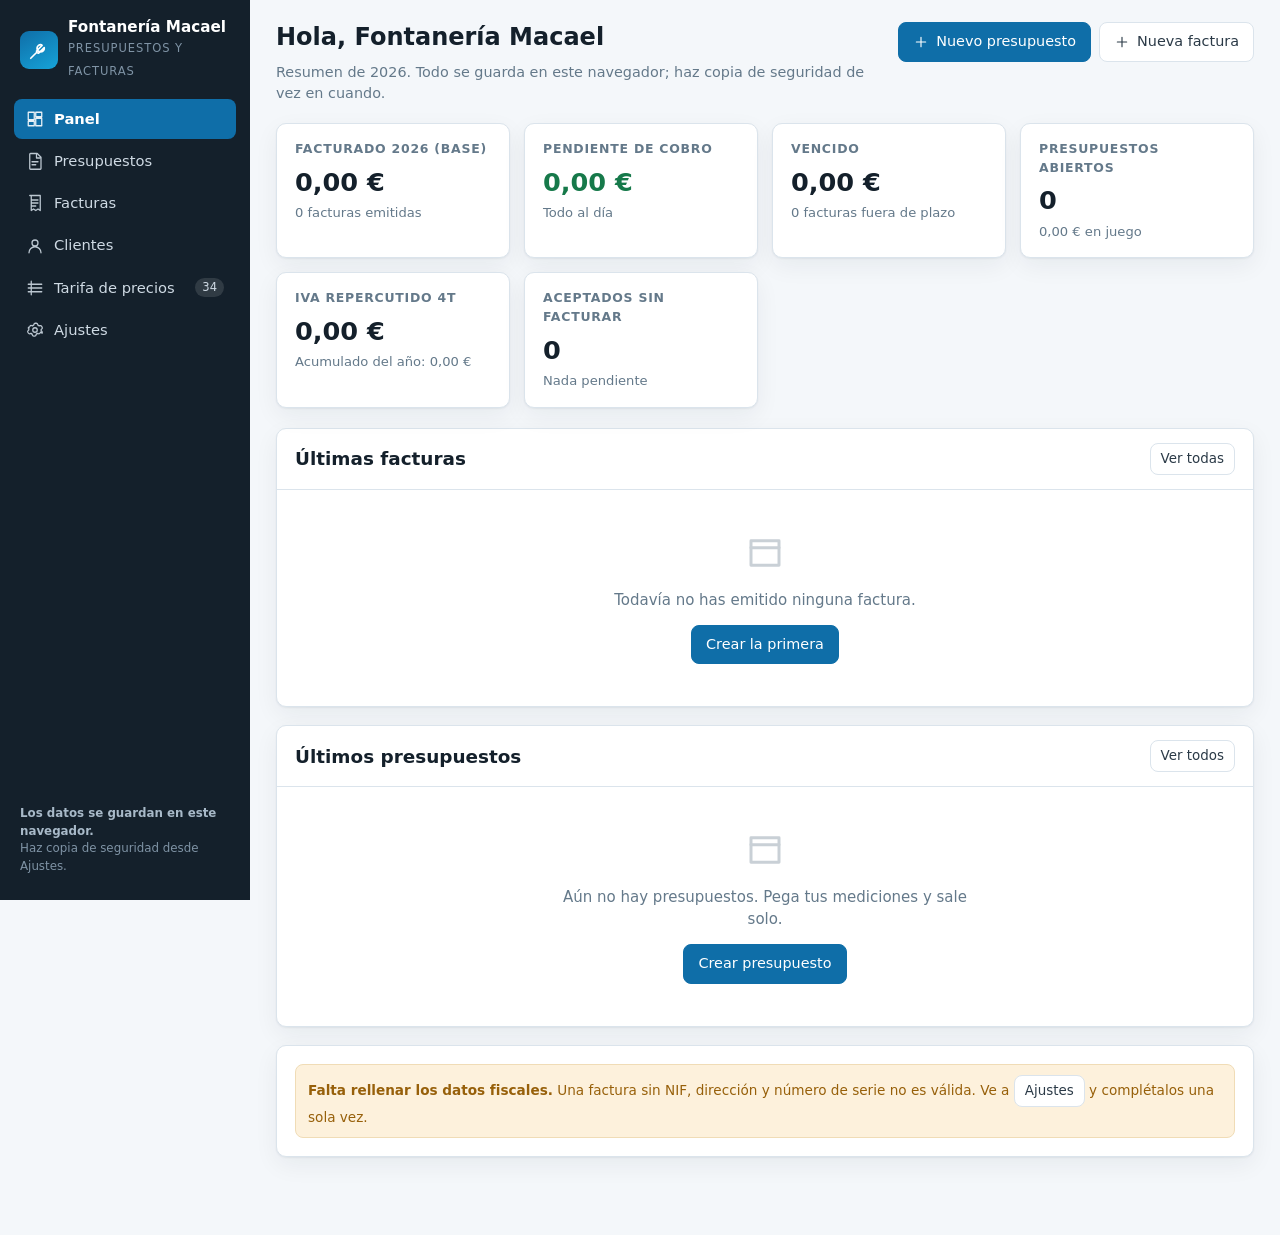
<file: fontaneria/index.html>
<!DOCTYPE html>
<html lang="es">
<head>
<meta charset="utf-8">
<meta name="viewport" content="width=device-width, initial-scale=1, viewport-fit=cover">
<title>Fontanería Macael · Presupuestos y facturas</title>
<meta name="description" content="Aplicación interna de Fontanería Macael para organizar facturas y crear presupuestos a partir de mediciones.">
<meta name="robots" content="noindex, nofollow">
<meta name="theme-color" content="#14202b">
<link rel="icon" href="data:image/svg+xml,%3Csvg xmlns='http://www.w3.org/2000/svg' viewBox='0 0 32 32'%3E%3Crect width='32' height='32' rx='7' fill='%230f6ea8'/%3E%3Cpath d='M20 8.5a4.6 4.6 0 1 0 3.4 3.4l-7 7-2.2-.5-.5-2.2 7-7ZM13.7 18.8 7 25.5' fill='none' stroke='white' stroke-width='2.2' stroke-linecap='round' stroke-linejoin='round'/%3E%3C/svg%3E">
<link rel="stylesheet" href="assets/css/app.css">
</head>
<body>

<div class="movil-menu no-imprimir">
  <button type="button" data-accion="menu" aria-label="Abrir menú">
    <svg viewBox="0 0 24 24" fill="none" stroke="currentColor" stroke-width="1.8" stroke-linecap="round"><path d="M4 7h16M4 12h16M4 17h16"/></svg>
  </button>
  <strong>Fontanería Macael</strong>
</div>

<div class="app">
  <aside class="lateral no-imprimir">
    <div class="marca">
      <div class="marca__icono">
        <svg viewBox="0 0 24 24" fill="none" stroke="currentColor" stroke-width="1.8" stroke-linecap="round" stroke-linejoin="round" aria-hidden="true">
          <path d="M14.7 6.3a4 4 0 1 0 3 3l-6.1 6.1-1.9-.4-.4-1.9 6.1-6.1ZM9.3 14.7 3 21"/>
        </svg>
      </div>
      <div class="marca__txt">
        <strong>Fontanería Macael</strong>
        <span>Presupuestos y facturas</span>
      </div>
    </div>

    <nav class="menu" id="menu" aria-label="Secciones"></nav>

    <div class="lateral__pie">
      <strong>Los datos se guardan en este navegador.</strong>
      Haz copia de seguridad desde Ajustes.
    </div>
  </aside>

  <main class="principal" id="vista"></main>
</div>

<div class="brindis" id="brindis" role="status" aria-live="polite"></div>

<noscript>
  <p style="padding:24px">Esta aplicación necesita JavaScript activado para funcionar.</p>
</noscript>

<script src="assets/js/store.js"></script>
<script src="assets/js/app.js"></script>
</body>
</html>
</file>
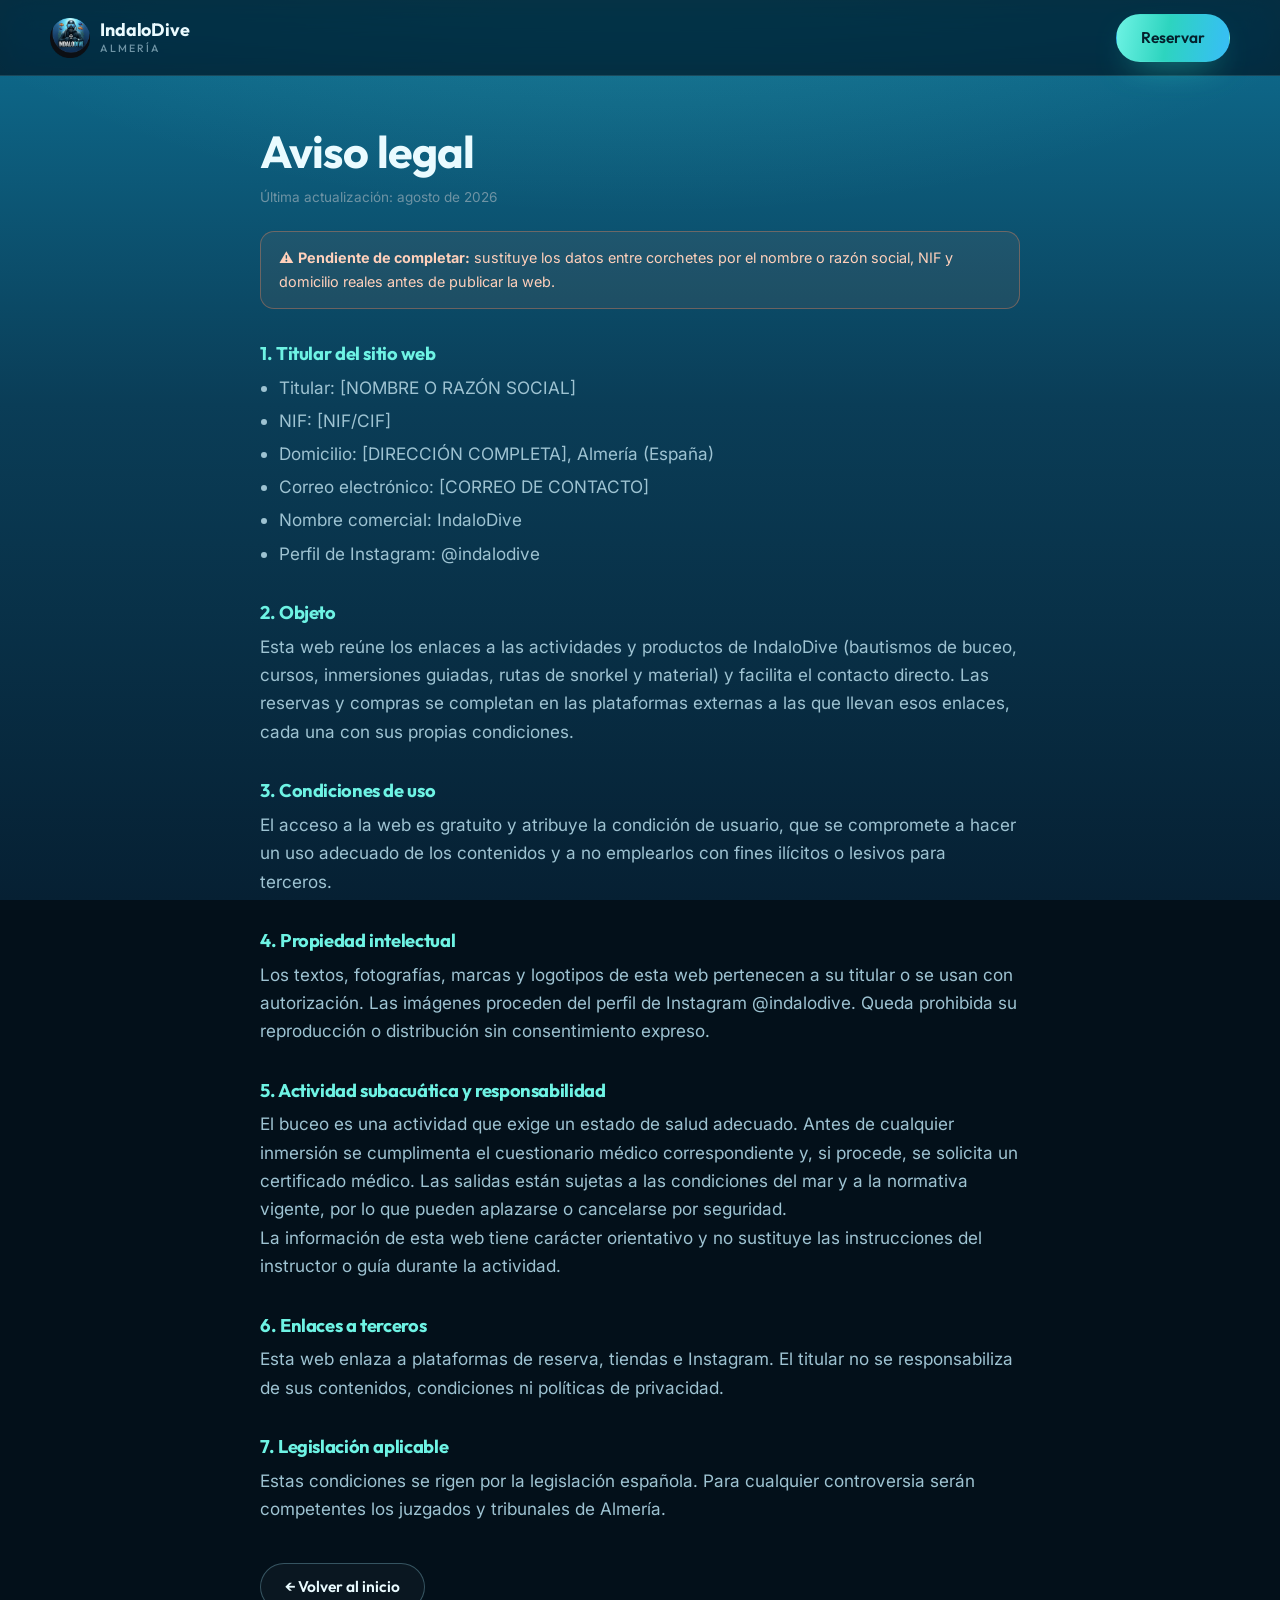
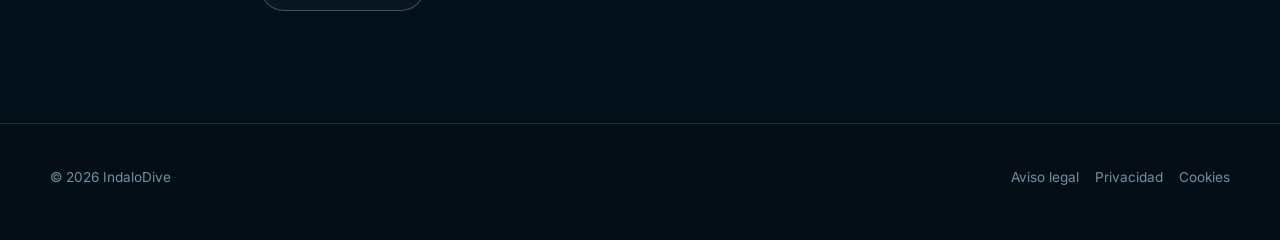
<file: aviso-legal.html>
<!DOCTYPE html>
<html lang="es">
<head>
<meta charset="utf-8">
<meta name="viewport" content="width=device-width, initial-scale=1">
<title>Aviso legal | IndaloDive</title>
<meta name="description" content="Aviso legal de IndaloDive, buceo en Almería.">
<meta name="robots" content="noindex, follow">
<link rel="icon" href="assets/img/favicon.png">
<link rel="preconnect" href="https://fonts.googleapis.com">
<link rel="preconnect" href="https://fonts.gstatic.com" crossorigin>
<link href="https://fonts.googleapis.com/css2?family=Outfit:wght@400;500;600;700&family=Inter:wght@300;400;500;600&display=swap" rel="stylesheet">
<link rel="stylesheet" href="assets/css/style.css">
</head>
<body>
<div class="agua" aria-hidden="true"></div>
<header class="header is-fija">
  <div class="container header__inner">
    <a class="brand" href="index.html">
      <img src="assets/img/logo.png" alt="" width="40" height="40">
      <span class="brand__texto">IndaloDive<em>Almería</em></span>
    </a>
    <nav class="nav"><a class="btn btn--primario" href="index.html#contacto">Reservar</a></nav>
  </div>
</header>
<main class="legal">
  <div class="container container--estrecho">
    <h1>Aviso legal</h1>
    <p class="actualizado">Última actualización: agosto de 2026</p>
    <p class="pendiente">⚠️ <b>Pendiente de completar:</b> sustituye los datos entre corchetes por el nombre o razón social, NIF y domicilio reales antes de publicar la web.</p>

    <h2>1. Titular del sitio web</h2>
    <ul>
      <li>Titular: [NOMBRE O RAZÓN SOCIAL]</li>
      <li>NIF: [NIF/CIF]</li>
      <li>Domicilio: [DIRECCIÓN COMPLETA], Almería (España)</li>
      <li>Correo electrónico: [CORREO DE CONTACTO]</li>
      <li>Nombre comercial: IndaloDive</li>
      <li>Perfil de Instagram: <a href="https://www.instagram.com/indalodive/" target="_blank" rel="noopener">@indalodive</a></li>
    </ul>

    <h2>2. Objeto</h2>
    <p>Esta web reúne los enlaces a las actividades y productos de IndaloDive (bautismos de buceo, cursos, inmersiones guiadas, rutas de snorkel y material) y facilita el contacto directo. Las reservas y compras se completan en las plataformas externas a las que llevan esos enlaces, cada una con sus propias condiciones.</p>

    <h2>3. Condiciones de uso</h2>
    <p>El acceso a la web es gratuito y atribuye la condición de usuario, que se compromete a hacer un uso adecuado de los contenidos y a no emplearlos con fines ilícitos o lesivos para terceros.</p>

    <h2>4. Propiedad intelectual</h2>
    <p>Los textos, fotografías, marcas y logotipos de esta web pertenecen a su titular o se usan con autorización. Las imágenes proceden del perfil de Instagram @indalodive. Queda prohibida su reproducción o distribución sin consentimiento expreso.</p>

    <h2>5. Actividad subacuática y responsabilidad</h2>
    <p>El buceo es una actividad que exige un estado de salud adecuado. Antes de cualquier inmersión se cumplimenta el cuestionario médico correspondiente y, si procede, se solicita un certificado médico. Las salidas están sujetas a las condiciones del mar y a la normativa vigente, por lo que pueden aplazarse o cancelarse por seguridad.</p>
    <p>La información de esta web tiene carácter orientativo y no sustituye las instrucciones del instructor o guía durante la actividad.</p>

    <h2>6. Enlaces a terceros</h2>
    <p>Esta web enlaza a plataformas de reserva, tiendas e Instagram. El titular no se responsabiliza de sus contenidos, condiciones ni políticas de privacidad.</p>

    <h2>7. Legislación aplicable</h2>
    <p>Estas condiciones se rigen por la legislación española. Para cualquier controversia serán competentes los juzgados y tribunales de Almería.</p>
    <a class="volver btn btn--fantasma" href="index.html">← Volver al inicio</a>
  </div>
</main>
<footer class="footer"><div class="container footer__inner">
  <p style="color:var(--tenue);font-size:.85rem">© 2026 IndaloDive</p>
  <div class="footer__legal"><a href="aviso-legal.html">Aviso legal</a> <a href="privacidad.html">Privacidad</a> <a href="cookies.html">Cookies</a></div>
</div></footer>
</body>
</html>
</file>
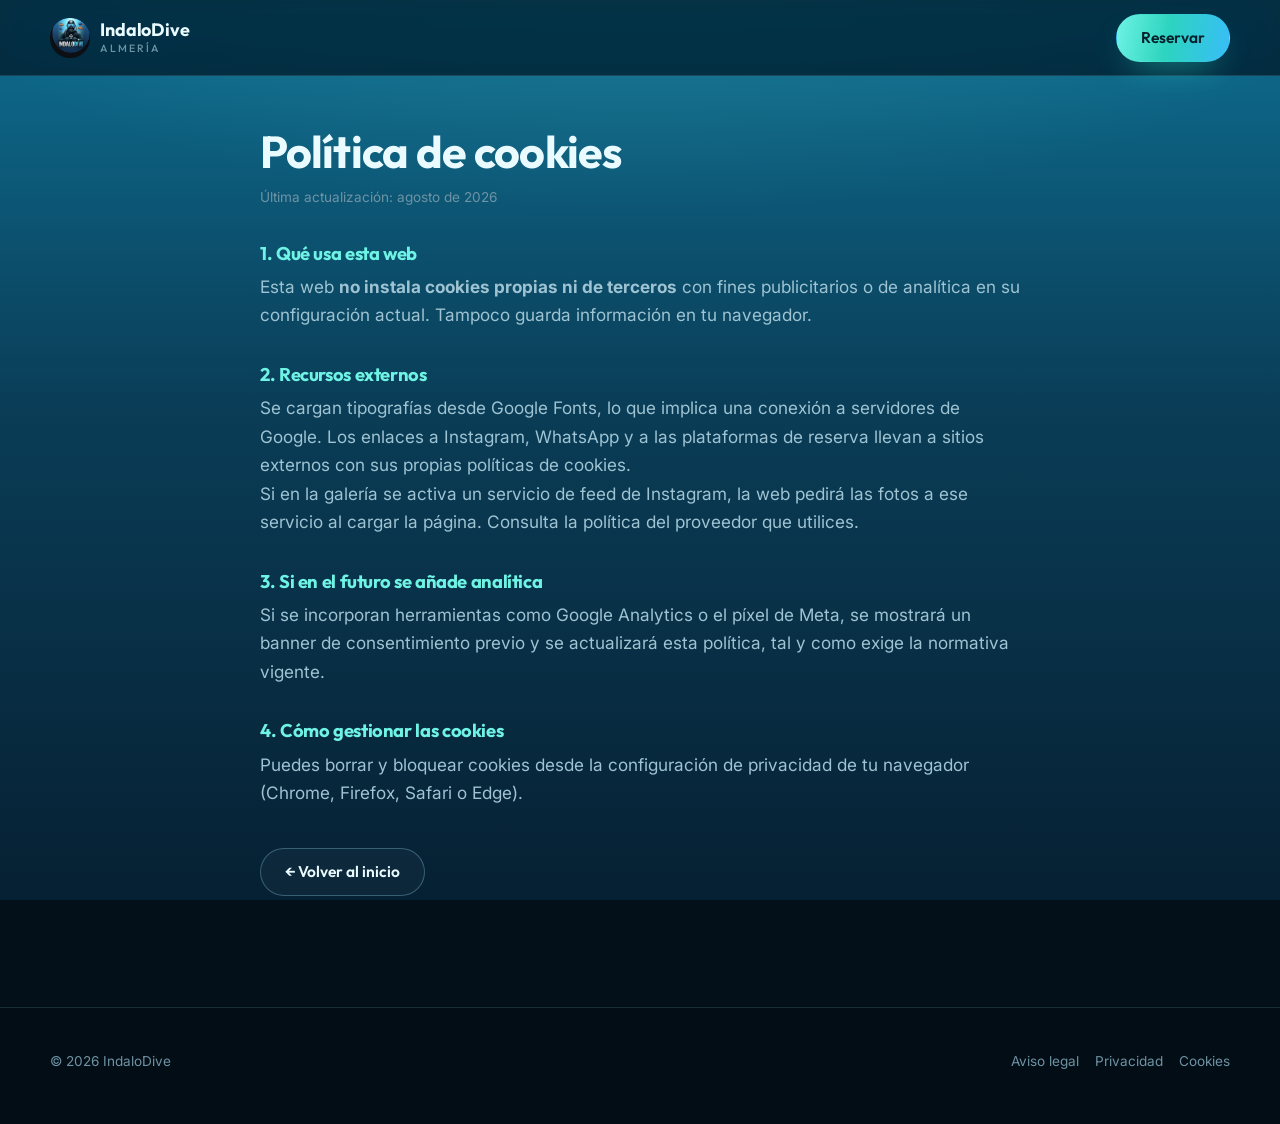
<file: cookies.html>
<!DOCTYPE html>
<html lang="es">
<head>
<meta charset="utf-8">
<meta name="viewport" content="width=device-width, initial-scale=1">
<title>Política de cookies | IndaloDive</title>
<meta name="description" content="Política de cookies de IndaloDive, buceo en Almería.">
<meta name="robots" content="noindex, follow">
<link rel="icon" href="assets/img/favicon.png">
<link rel="preconnect" href="https://fonts.googleapis.com">
<link rel="preconnect" href="https://fonts.gstatic.com" crossorigin>
<link href="https://fonts.googleapis.com/css2?family=Outfit:wght@400;500;600;700&family=Inter:wght@300;400;500;600&display=swap" rel="stylesheet">
<link rel="stylesheet" href="assets/css/style.css">
</head>
<body>
<div class="agua" aria-hidden="true"></div>
<header class="header is-fija">
  <div class="container header__inner">
    <a class="brand" href="index.html">
      <img src="assets/img/logo.png" alt="" width="40" height="40">
      <span class="brand__texto">IndaloDive<em>Almería</em></span>
    </a>
    <nav class="nav"><a class="btn btn--primario" href="index.html#contacto">Reservar</a></nav>
  </div>
</header>
<main class="legal">
  <div class="container container--estrecho">
    <h1>Política de cookies</h1>
    <p class="actualizado">Última actualización: agosto de 2026</p>

    <h2>1. Qué usa esta web</h2>
    <p>Esta web <b>no instala cookies propias ni de terceros</b> con fines publicitarios o de analítica en su configuración actual. Tampoco guarda información en tu navegador.</p>

    <h2>2. Recursos externos</h2>
    <p>Se cargan tipografías desde Google Fonts, lo que implica una conexión a servidores de Google. Los enlaces a Instagram, WhatsApp y a las plataformas de reserva llevan a sitios externos con sus propias políticas de cookies.</p>
    <p>Si en la galería se activa un servicio de feed de Instagram, la web pedirá las fotos a ese servicio al cargar la página. Consulta la política del proveedor que utilices.</p>

    <h2>3. Si en el futuro se añade analítica</h2>
    <p>Si se incorporan herramientas como Google Analytics o el píxel de Meta, se mostrará un banner de consentimiento previo y se actualizará esta política, tal y como exige la normativa vigente.</p>

    <h2>4. Cómo gestionar las cookies</h2>
    <p>Puedes borrar y bloquear cookies desde la configuración de privacidad de tu navegador (Chrome, Firefox, Safari o Edge).</p>
    <a class="volver btn btn--fantasma" href="index.html">← Volver al inicio</a>
  </div>
</main>
<footer class="footer"><div class="container footer__inner">
  <p style="color:var(--tenue);font-size:.85rem">© 2026 IndaloDive</p>
  <div class="footer__legal"><a href="aviso-legal.html">Aviso legal</a> <a href="privacidad.html">Privacidad</a> <a href="cookies.html">Cookies</a></div>
</div></footer>
</body>
</html>
</file>
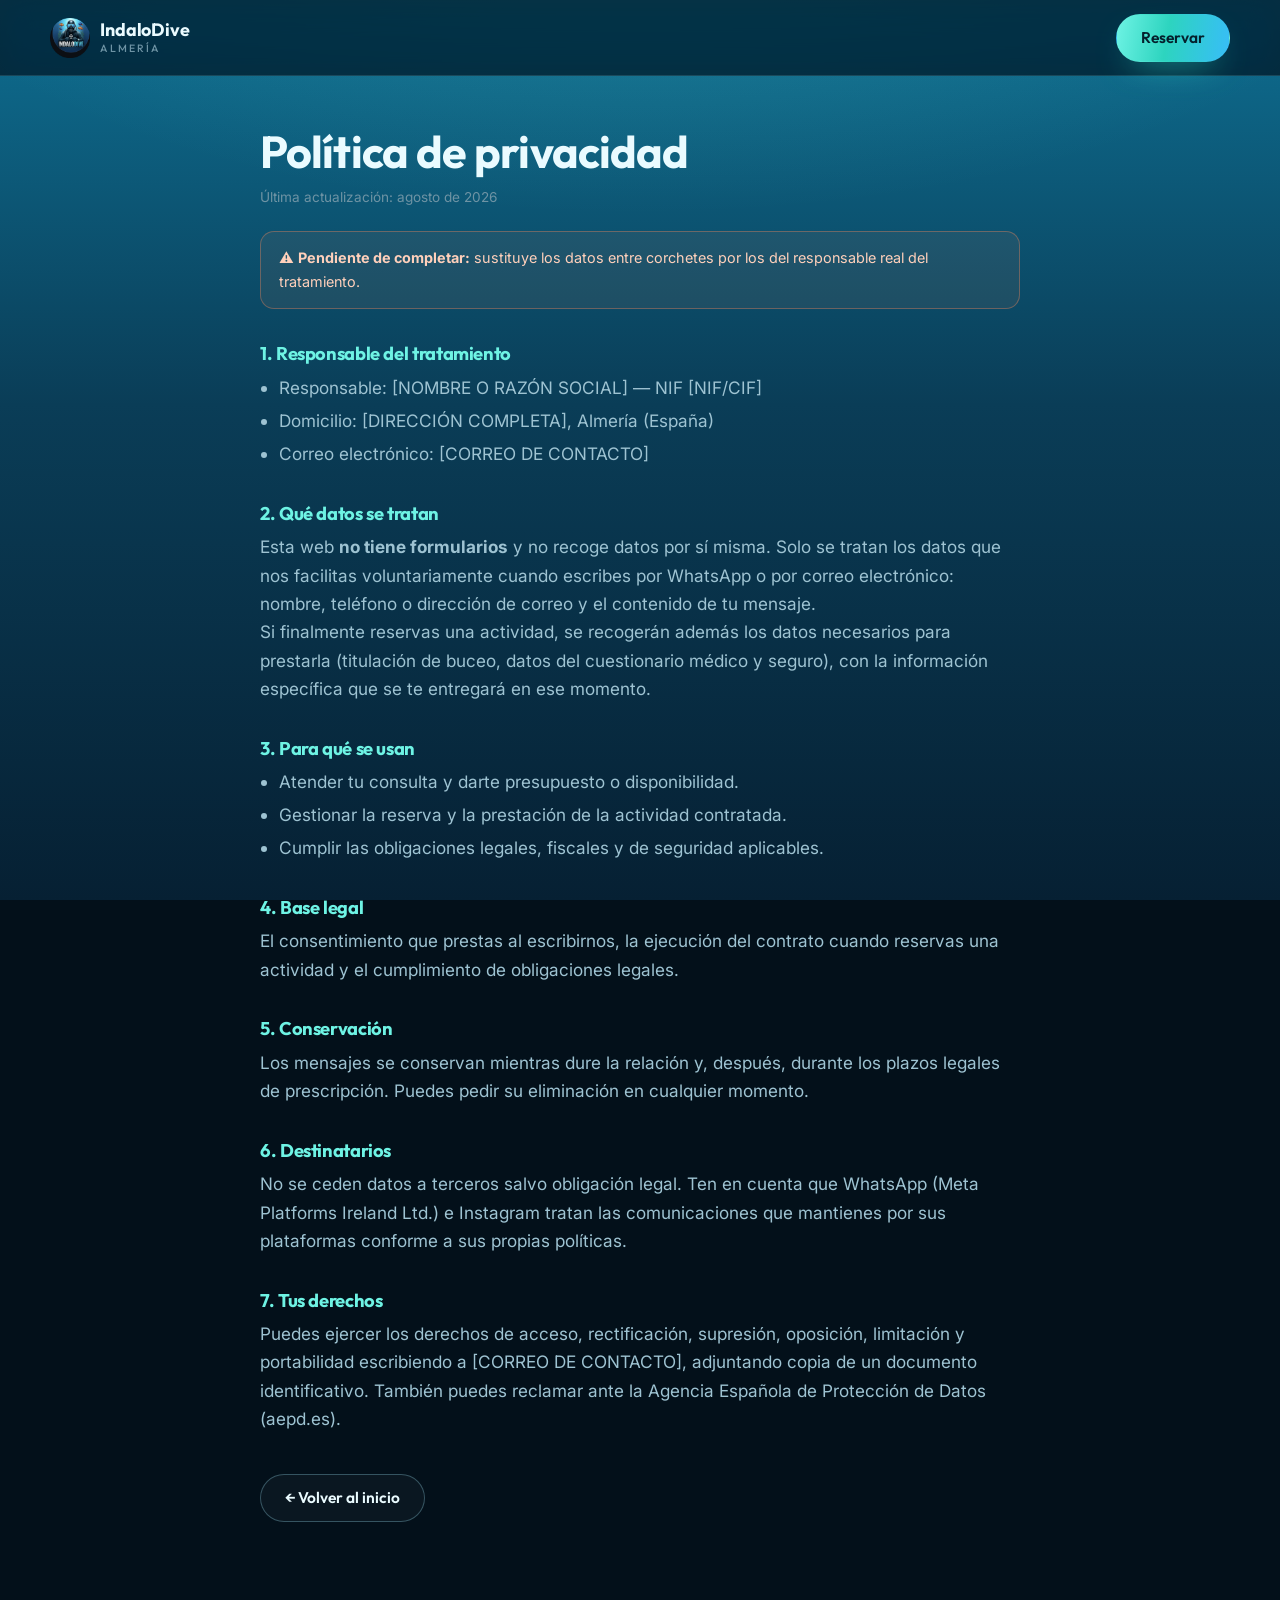
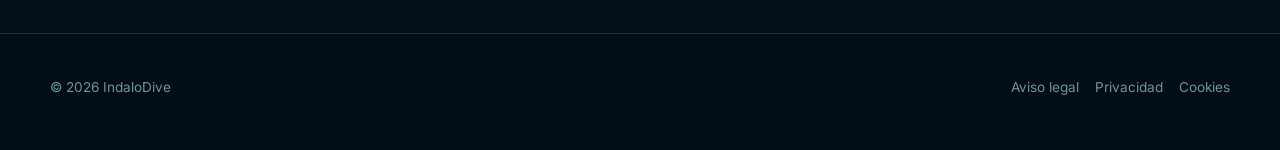
<file: privacidad.html>
<!DOCTYPE html>
<html lang="es">
<head>
<meta charset="utf-8">
<meta name="viewport" content="width=device-width, initial-scale=1">
<title>Política de privacidad | IndaloDive</title>
<meta name="description" content="Política de privacidad de IndaloDive, buceo en Almería.">
<meta name="robots" content="noindex, follow">
<link rel="icon" href="assets/img/favicon.png">
<link rel="preconnect" href="https://fonts.googleapis.com">
<link rel="preconnect" href="https://fonts.gstatic.com" crossorigin>
<link href="https://fonts.googleapis.com/css2?family=Outfit:wght@400;500;600;700&family=Inter:wght@300;400;500;600&display=swap" rel="stylesheet">
<link rel="stylesheet" href="assets/css/style.css">
</head>
<body>
<div class="agua" aria-hidden="true"></div>
<header class="header is-fija">
  <div class="container header__inner">
    <a class="brand" href="index.html">
      <img src="assets/img/logo.png" alt="" width="40" height="40">
      <span class="brand__texto">IndaloDive<em>Almería</em></span>
    </a>
    <nav class="nav"><a class="btn btn--primario" href="index.html#contacto">Reservar</a></nav>
  </div>
</header>
<main class="legal">
  <div class="container container--estrecho">
    <h1>Política de privacidad</h1>
    <p class="actualizado">Última actualización: agosto de 2026</p>
    <p class="pendiente">⚠️ <b>Pendiente de completar:</b> sustituye los datos entre corchetes por los del responsable real del tratamiento.</p>

    <h2>1. Responsable del tratamiento</h2>
    <ul>
      <li>Responsable: [NOMBRE O RAZÓN SOCIAL] — NIF [NIF/CIF]</li>
      <li>Domicilio: [DIRECCIÓN COMPLETA], Almería (España)</li>
      <li>Correo electrónico: [CORREO DE CONTACTO]</li>
    </ul>

    <h2>2. Qué datos se tratan</h2>
    <p>Esta web <b>no tiene formularios</b> y no recoge datos por sí misma. Solo se tratan los datos que nos facilitas voluntariamente cuando escribes por WhatsApp o por correo electrónico: nombre, teléfono o dirección de correo y el contenido de tu mensaje.</p>
    <p>Si finalmente reservas una actividad, se recogerán además los datos necesarios para prestarla (titulación de buceo, datos del cuestionario médico y seguro), con la información específica que se te entregará en ese momento.</p>

    <h2>3. Para qué se usan</h2>
    <ul>
      <li>Atender tu consulta y darte presupuesto o disponibilidad.</li>
      <li>Gestionar la reserva y la prestación de la actividad contratada.</li>
      <li>Cumplir las obligaciones legales, fiscales y de seguridad aplicables.</li>
    </ul>

    <h2>4. Base legal</h2>
    <p>El consentimiento que prestas al escribirnos, la ejecución del contrato cuando reservas una actividad y el cumplimiento de obligaciones legales.</p>

    <h2>5. Conservación</h2>
    <p>Los mensajes se conservan mientras dure la relación y, después, durante los plazos legales de prescripción. Puedes pedir su eliminación en cualquier momento.</p>

    <h2>6. Destinatarios</h2>
    <p>No se ceden datos a terceros salvo obligación legal. Ten en cuenta que WhatsApp (Meta Platforms Ireland Ltd.) e Instagram tratan las comunicaciones que mantienes por sus plataformas conforme a sus propias políticas.</p>

    <h2>7. Tus derechos</h2>
    <p>Puedes ejercer los derechos de acceso, rectificación, supresión, oposición, limitación y portabilidad escribiendo a [CORREO DE CONTACTO], adjuntando copia de un documento identificativo. También puedes reclamar ante la Agencia Española de Protección de Datos (<a href="https://www.aepd.es" target="_blank" rel="noopener">aepd.es</a>).</p>
    <a class="volver btn btn--fantasma" href="index.html">← Volver al inicio</a>
  </div>
</main>
<footer class="footer"><div class="container footer__inner">
  <p style="color:var(--tenue);font-size:.85rem">© 2026 IndaloDive</p>
  <div class="footer__legal"><a href="aviso-legal.html">Aviso legal</a> <a href="privacidad.html">Privacidad</a> <a href="cookies.html">Cookies</a></div>
</div></footer>
</body>
</html>
</file>
<file: fontaneria/assets/css/app.css>
/* ==========================================================================
   Fontanería Macael · Gestión de presupuestos y facturas
   ========================================================================== */

:root {
  --azul: #0f6ea8;
  --azul-osc: #0a4f79;
  --azul-claro: #e7f2fa;
  --tinta: #14202b;
  --texto: #2b3a47;
  --suave: #64798a;
  --linea: #dbe4ec;
  --fondo: #f4f7fa;
  --panel: #ffffff;
  --verde: #16794a;
  --verde-bg: #e3f5ec;
  --ambar: #97600a;
  --ambar-bg: #fdf1dc;
  --rojo: #b3261e;
  --rojo-bg: #fdeceb;
  --gris-bg: #eef2f6;
  --radio: 10px;
  --sombra: 0 1px 2px rgba(20, 32, 43, .06), 0 8px 24px rgba(20, 32, 43, .06);
  --mono: ui-monospace, SFMono-Regular, "SF Mono", Menlo, Consolas, monospace;
}

* { box-sizing: border-box; }

html, body { height: 100%; }

body {
  margin: 0;
  font-family: system-ui, -apple-system, "Segoe UI", Roboto, "Helvetica Neue", Arial, sans-serif;
  font-size: 15px;
  line-height: 1.5;
  color: var(--texto);
  background: var(--fondo);
  -webkit-text-size-adjust: 100%;
}

h1, h2, h3, h4 { color: var(--tinta); margin: 0 0 .4em; line-height: 1.25; font-weight: 700; }
h1 { font-size: 1.5rem; }
h2 { font-size: 1.15rem; }
h3 { font-size: 1rem; }
p { margin: 0 0 .8em; }
a { color: var(--azul); }

/* ── Estructura ───────────────────────────────────────────────────────── */

.app { display: grid; grid-template-columns: 250px 1fr; min-height: 100vh; }

.lateral {
  background: var(--tinta);
  color: #cfdae4;
  padding: 18px 14px 24px;
  display: flex;
  flex-direction: column;
  gap: 18px;
  position: sticky;
  top: 0;
  height: 100vh;
  overflow-y: auto;
}

.marca { display: flex; align-items: center; gap: 10px; padding: 0 6px; }
.marca__icono {
  width: 38px; height: 38px; border-radius: 9px; flex: none;
  background: linear-gradient(150deg, var(--azul), #16a3d8);
  display: grid; place-items: center; color: #fff;
}
.marca__icono svg { width: 22px; height: 22px; }
.marca__txt strong { display: block; color: #fff; font-size: .95rem; line-height: 1.2; }
.marca__txt span { font-size: .72rem; letter-spacing: .08em; text-transform: uppercase; color: #7f93a5; }

.menu { display: flex; flex-direction: column; gap: 2px; }
.menu button {
  display: flex; align-items: center; gap: 10px;
  width: 100%; padding: 9px 12px; border: 0; border-radius: 8px;
  background: transparent; color: #cfdae4; font: inherit; font-size: .92rem;
  text-align: left; cursor: pointer;
}
.menu button:hover { background: rgba(255, 255, 255, .07); color: #fff; }
.menu button[aria-current="true"] { background: var(--azul); color: #fff; font-weight: 600; }
.menu svg { width: 18px; height: 18px; flex: none; opacity: .9; }
.menu .contador {
  margin-left: auto; font-size: .72rem; background: rgba(255, 255, 255, .12);
  padding: 1px 7px; border-radius: 20px;
}

.lateral__pie { margin-top: auto; font-size: .74rem; color: #7f93a5; padding: 0 6px; }
.lateral__pie strong { color: #a8b9c8; display: block; font-weight: 600; }

.principal { padding: 22px 26px 60px; max-width: 1280px; width: 100%; }

.cabecera {
  display: flex; align-items: flex-start; gap: 16px; flex-wrap: wrap;
  margin-bottom: 18px;
}
.cabecera__txt { flex: 1 1 320px; }
.cabecera p { color: var(--suave); margin: 0; font-size: .9rem; }
.cabecera__acciones { display: flex; gap: 8px; flex-wrap: wrap; }

/* ── Componentes ──────────────────────────────────────────────────────── */

.btn {
  display: inline-flex; align-items: center; gap: 7px;
  padding: 8px 14px; border-radius: 8px; border: 1px solid var(--linea);
  background: var(--panel); color: var(--texto); font: inherit; font-size: .9rem;
  font-weight: 500; cursor: pointer; text-decoration: none; white-space: nowrap;
}
.btn:hover { border-color: #b9c7d4; background: #fbfcfe; }
.btn svg { width: 16px; height: 16px; }
.btn--primario { background: var(--azul); border-color: var(--azul); color: #fff; }
.btn--primario:hover { background: var(--azul-osc); border-color: var(--azul-osc); }
.btn--peligro { color: var(--rojo); border-color: #f0cfcd; background: var(--rojo-bg); }
.btn--peligro:hover { background: #fbdedc; border-color: #e5b6b3; }
.btn--fantasma { background: transparent; border-color: transparent; color: var(--suave); padding: 6px 8px; }
.btn--fantasma:hover { background: var(--gris-bg); color: var(--tinta); }
.btn--sm { padding: 5px 10px; font-size: .84rem; }
.btn[disabled] { opacity: .5; cursor: not-allowed; }

.tarjeta {
  background: var(--panel); border: 1px solid var(--linea);
  border-radius: var(--radio); box-shadow: var(--sombra); margin-bottom: 18px;
}
.tarjeta__cab {
  padding: 14px 18px; border-bottom: 1px solid var(--linea);
  display: flex; align-items: center; gap: 12px; flex-wrap: wrap;
}
.tarjeta__cab h2, .tarjeta__cab h3 { margin: 0; }
.tarjeta__cab .der { margin-left: auto; display: flex; gap: 8px; flex-wrap: wrap; }
.tarjeta__cuerpo { padding: 18px; }
.tarjeta__cuerpo > :last-child { margin-bottom: 0; }

.rejilla { display: grid; gap: 14px; grid-template-columns: repeat(auto-fit, minmax(210px, 1fr)); margin-bottom: 20px; }

.kpi {
  background: var(--panel); border: 1px solid var(--linea); border-radius: var(--radio);
  padding: 16px 18px; box-shadow: var(--sombra);
}
.kpi__et { font-size: .78rem; text-transform: uppercase; letter-spacing: .06em; color: var(--suave); font-weight: 600; }
.kpi__val { font-size: 1.6rem; font-weight: 700; color: var(--tinta); margin-top: 4px; font-variant-numeric: tabular-nums; }
.kpi__pie { font-size: .82rem; color: var(--suave); margin-top: 2px; }
.kpi--alerta .kpi__val { color: var(--rojo); }
.kpi--ok .kpi__val { color: var(--verde); }

/* ── Tablas ───────────────────────────────────────────────────────────── */

.tabla-scroll { overflow-x: auto; }
table.tabla { width: 100%; border-collapse: collapse; font-size: .9rem; }
table.tabla th, table.tabla td { padding: 9px 12px; text-align: left; border-bottom: 1px solid var(--linea); vertical-align: middle; }
table.tabla th {
  font-size: .74rem; text-transform: uppercase; letter-spacing: .05em;
  color: var(--suave); font-weight: 700; background: #f8fafc; white-space: nowrap;
}
table.tabla tbody tr:hover { background: #f8fbfd; }
table.tabla tbody tr:last-child td { border-bottom: 0; }
.num { text-align: right !important; font-variant-numeric: tabular-nums; white-space: nowrap; }
.mono { font-family: var(--mono); font-size: .86em; }
.acciones { display: flex; gap: 4px; justify-content: flex-end; }
.pulsable { cursor: pointer; }

.etiqueta {
  display: inline-block; padding: 2px 9px; border-radius: 20px;
  font-size: .74rem; font-weight: 700; letter-spacing: .02em; white-space: nowrap;
  background: var(--gris-bg); color: var(--suave);
}
.et-borrador { background: var(--gris-bg); color: var(--suave); }
.et-enviado, .et-emitida { background: var(--azul-claro); color: var(--azul-osc); }
.et-aceptado, .et-cobrada { background: var(--verde-bg); color: var(--verde); }
.et-rechazado, .et-vencida { background: var(--rojo-bg); color: var(--rojo); }
.et-facturado { background: #ece7f8; color: #543a9a; }

.vacio { text-align: center; padding: 42px 20px; color: var(--suave); }
.vacio svg { width: 42px; height: 42px; opacity: .35; margin-bottom: 8px; }
.vacio p { max-width: 44ch; margin: 0 auto .9em; }

/* ── Formularios ──────────────────────────────────────────────────────── */

.campos { display: grid; gap: 12px; grid-template-columns: repeat(auto-fit, minmax(190px, 1fr)); }
.campo { display: flex; flex-direction: column; gap: 4px; }
.campo--ancho { grid-column: 1 / -1; }
label, .etq { font-size: .8rem; font-weight: 600; color: var(--suave); }
input, select, textarea {
  font: inherit; font-size: .92rem; color: var(--texto);
  padding: 8px 10px; border: 1px solid var(--linea); border-radius: 7px;
  background: #fff; width: 100%;
}
input:focus, select:focus, textarea:focus { outline: 2px solid rgba(15, 110, 168, .35); outline-offset: 0; border-color: var(--azul); }
textarea { min-height: 84px; resize: vertical; line-height: 1.45; }
.pista { font-size: .78rem; color: var(--suave); }
.busqueda { position: relative; flex: 1 1 220px; max-width: 340px; }
.busqueda input { padding-left: 32px; }
.busqueda svg { position: absolute; left: 9px; top: 50%; transform: translateY(-50%); width: 16px; height: 16px; color: var(--suave); }
.filtros { display: flex; gap: 8px; flex-wrap: wrap; align-items: center; }
.filtros select { width: auto; min-width: 130px; }

/* ── Editor de líneas ─────────────────────────────────────────────────── */

.lineas { width: 100%; border-collapse: collapse; font-size: .88rem; }
.lineas th {
  font-size: .7rem; text-transform: uppercase; letter-spacing: .04em; color: var(--suave);
  font-weight: 700; padding: 6px 6px; text-align: left; border-bottom: 1px solid var(--linea);
  background: #f8fafc; white-space: nowrap;
}
.lineas td { padding: 3px 4px; border-bottom: 1px solid #eef2f6; vertical-align: middle; }
.lineas input, .lineas select { padding: 6px 7px; font-size: .86rem; border-color: #e5ebf1; }
.lineas input.num, .lineas .num input { text-align: right; }
.lineas tr.es-capitulo td { background: #f1f5f9; }
.lineas tr.es-capitulo input { font-weight: 700; color: var(--tinta); background: transparent; border-color: transparent; text-transform: uppercase; font-size: .82rem; letter-spacing: .04em; }
.lineas .importe { font-weight: 600; color: var(--tinta); font-variant-numeric: tabular-nums; white-space: nowrap; padding-right: 8px; }
.lineas .arrastre { cursor: grab; color: #b4c2cf; user-select: none; text-align: center; width: 22px; }
.lineas tr.arrastrando { opacity: .4; }
.col-med { width: 62px; }
.col-cant { width: 78px; }
.col-precio { width: 86px; }
.col-dto { width: 56px; }
.col-iva { width: 66px; }
.col-uni { width: 78px; }
.col-imp { width: 96px; }

.totales { margin-left: auto; width: min(340px, 100%); font-size: .92rem; }
.totales div { display: flex; justify-content: space-between; padding: 4px 0; }
.totales .destacado {
  border-top: 2px solid var(--tinta); margin-top: 6px; padding-top: 8px;
  font-size: 1.18rem; font-weight: 700; color: var(--tinta);
}
.totales .apagado { color: var(--suave); font-size: .86rem; }
.totales span:last-child { font-variant-numeric: tabular-nums; }

/* ── Modal ────────────────────────────────────────────────────────────── */

.modal-fondo {
  position: fixed; inset: 0; background: rgba(15, 26, 36, .55);
  display: grid; place-items: center; padding: 20px; z-index: 60;
  overflow-y: auto;
}
.modal {
  background: var(--panel); border-radius: 14px; width: min(680px, 100%);
  max-height: calc(100vh - 40px); overflow-y: auto; box-shadow: 0 24px 64px rgba(10, 20, 30, .3);
}
.modal--ancho { width: min(1080px, 100%); }
.modal__cab { padding: 16px 20px; border-bottom: 1px solid var(--linea); display: flex; align-items: center; gap: 10px; position: sticky; top: 0; background: var(--panel); z-index: 2; }
.modal__cab h2 { margin: 0; }
.modal__cab .cerrar { margin-left: auto; }
.modal__cuerpo { padding: 20px; }
.modal__pie { padding: 14px 20px; border-top: 1px solid var(--linea); display: flex; gap: 8px; justify-content: flex-end; position: sticky; bottom: 0; background: var(--panel); flex-wrap: wrap; }
.modal__pie .izq { margin-right: auto; }

.aviso { background: var(--ambar-bg); border: 1px solid #f0dcb6; color: var(--ambar); padding: 10px 12px; border-radius: 8px; font-size: .85rem; margin-bottom: 12px; }
.aviso ul { margin: 6px 0 0; padding-left: 18px; }
.info { background: var(--azul-claro); border: 1px solid #c6e0f0; color: var(--azul-osc); padding: 10px 12px; border-radius: 8px; font-size: .85rem; }
.info code, .aviso code { background: rgba(255, 255, 255, .7); padding: 1px 4px; border-radius: 4px; font-family: var(--mono); font-size: .9em; }

.brindis {
  position: fixed; bottom: 20px; left: 50%; transform: translateX(-50%) translateY(12px);
  background: var(--tinta); color: #fff; padding: 10px 18px; border-radius: 30px;
  font-size: .88rem; box-shadow: 0 12px 30px rgba(0, 0, 0, .25); z-index: 90;
  opacity: 0; pointer-events: none; transition: opacity .18s, transform .18s;
}
.brindis.visible { opacity: 1; transform: translateX(-50%) translateY(0); }

/* ── Documento imprimible ─────────────────────────────────────────────── */

.doc {
  background: #fff; color: #1b2733; width: 100%; max-width: 780px; margin: 0 auto;
  padding: 34px 38px; font-size: 12.5px; line-height: 1.5;
}
.doc__cab { display: flex; gap: 24px; align-items: flex-start; border-bottom: 3px solid var(--azul); padding-bottom: 14px; margin-bottom: 18px; }
.doc__emisor { flex: 1; }
.doc__emisor h1 { font-size: 1.28rem; margin: 0 0 4px; color: var(--azul-osc); }
.doc__emisor p { margin: 0; font-size: 11.5px; color: #46586a; white-space: pre-line; }
.doc__logo { max-width: 130px; max-height: 74px; object-fit: contain; }
.doc__tipo { text-align: right; flex: none; }
.doc__tipo h2 { font-size: 1.1rem; margin: 0; text-transform: uppercase; letter-spacing: .1em; color: var(--azul-osc); }
.doc__tipo .numero { font-size: 1.05rem; font-weight: 700; font-family: var(--mono); }
.doc__tipo p { margin: 2px 0 0; font-size: 11.5px; color: #46586a; }

.doc__partes { display: flex; gap: 16px; margin-bottom: 16px; }
.doc__parte { flex: 1; background: #f5f8fb; border: 1px solid #e2eaf1; border-radius: 8px; padding: 10px 12px; }
.doc__parte h3 { font-size: 10px; text-transform: uppercase; letter-spacing: .09em; color: #6d8298; margin: 0 0 4px; }
.doc__parte p { margin: 0; font-size: 11.5px; white-space: pre-line; }
.doc__parte strong { font-size: 13px; color: #16222e; }

table.doc__tabla { width: 100%; border-collapse: collapse; font-size: 11.5px; margin-bottom: 14px; }
table.doc__tabla th {
  background: var(--azul-osc); color: #fff; padding: 7px 8px; text-align: left;
  font-size: 9.5px; text-transform: uppercase; letter-spacing: .06em;
}
table.doc__tabla td { padding: 6px 8px; border-bottom: 1px solid #e6ecf2; vertical-align: top; }
table.doc__tabla tr.cap td {
  background: #eef4f9; font-weight: 700; text-transform: uppercase;
  font-size: 10px; letter-spacing: .06em; color: var(--azul-osc);
}
table.doc__tabla .num { text-align: right; }
.doc__medicion { display: block; color: #7b8ea0; font-size: 10px; }

.doc__cierre { display: flex; gap: 20px; align-items: flex-start; }
.doc__notas { flex: 1; font-size: 10.5px; color: #56697b; }
.doc__notas h4 { font-size: 10px; text-transform: uppercase; letter-spacing: .08em; margin: 0 0 3px; color: #6d8298; }
.doc__notas p { margin: 0 0 8px; white-space: pre-line; }
.doc__totales { width: 260px; flex: none; font-size: 12px; }
.doc__totales div { display: flex; justify-content: space-between; padding: 3px 0; }
.doc__totales .total { border-top: 2px solid var(--azul-osc); margin-top: 4px; padding-top: 6px; font-size: 15px; font-weight: 700; color: var(--azul-osc); }
.doc__pie { margin-top: 20px; border-top: 1px solid #e2eaf1; padding-top: 8px; font-size: 10px; color: #7b8ea0; text-align: center; }

/* ── Adaptable ────────────────────────────────────────────────────────── */

.movil-menu { display: none; }

@media (max-width: 900px) {
  .app { grid-template-columns: 1fr; }
  .lateral {
    position: fixed; inset: 0 auto 0 0; width: 250px; z-index: 70;
    transform: translateX(-100%); transition: transform .2s;
  }
  body.menu-abierto .lateral { transform: none; }
  body.menu-abierto::after { content: ''; position: fixed; inset: 0; background: rgba(15, 26, 36, .5); z-index: 65; }
  .movil-menu {
    display: flex; align-items: center; gap: 10px; padding: 10px 14px;
    background: var(--tinta); color: #fff; position: sticky; top: 0; z-index: 50;
  }
  .movil-menu strong { font-size: .95rem; }
  .movil-menu button { background: transparent; border: 0; color: #fff; padding: 4px; cursor: pointer; }
  .movil-menu svg { width: 24px; height: 24px; }
  .principal { padding: 16px 14px 60px; }
  .doc { padding: 20px; }
  .doc__cab, .doc__partes, .doc__cierre { flex-direction: column; }
  .doc__tipo { text-align: left; }
  .doc__totales { width: 100%; }
}

/* ── Impresión ────────────────────────────────────────────────────────── */

@media print {
  @page { size: A4; margin: 12mm 10mm; }
  body { background: #fff; font-size: 12px; }
  .lateral, .movil-menu, .cabecera, .modal__cab, .modal__pie, .brindis, .no-imprimir { display: none !important; }
  body.modal-abierto #vista { display: none !important; }
  html, body { height: auto; }
  .app { display: block; min-height: 0; }
  .principal { padding: 0; max-width: none; }
  .modal-fondo { position: static; background: none; padding: 0; display: block; overflow: visible; }
  .modal { box-shadow: none; border-radius: 0; max-height: none; width: 100%; overflow: visible; }
  .modal__cuerpo { padding: 0; }
  .doc { max-width: none; padding: 0; }
  table.doc__tabla { page-break-inside: auto; }
  table.doc__tabla tr { page-break-inside: avoid; }
  table.doc__tabla th { -webkit-print-color-adjust: exact; print-color-adjust: exact; }
  .doc__parte, table.doc__tabla tr.cap td, .doc__cab { -webkit-print-color-adjust: exact; print-color-adjust: exact; }
  .doc__cierre { page-break-inside: avoid; }
}
</file>
<file: assets/css/style.css>
/* =====================================================================
   INDALODIVE — hoja de estilos
   Estética: azul profundo + turquesa. La página «desciende»: el fondo se
   oscurece a medida que bajas, como si te sumergieras.
   ===================================================================== */

:root{
  color-scheme:dark;

  /* — Color — */
  --abismo:#03101a;
  --profundo:#062033;
  --mar:#0a3d57;
  --superficie:#0e6f92;
  --espuma:#eafbff;
  --tinta:#eafbff;
  --apagado:#9ec3d2;
  --tenue:#6e93a4;

  --aqua:#2dd4bf;
  --aqua-claro:#6ef3e4;
  --cian:#38bdf8;
  --coral:#ff8a5b;
  --wa:#25d366;
  --grad:linear-gradient(100deg,var(--aqua-claro),var(--aqua) 45%,var(--cian));

  --linea:rgba(146,214,232,.16);
  --linea-fuerte:rgba(146,214,232,.32);
  --vidrio:rgba(9,38,55,.55);
  --vidrio-alto:rgba(12,48,68,.75);
  --sombra:0 26px 60px -34px rgba(0,0,0,.9);
  --halo:0 0 0 1px rgba(45,212,191,.35),0 18px 50px -22px rgba(45,212,191,.45);

  --radio:22px;
  --radio-s:14px;
  --max:1180px;
  --font-d:'Outfit','Segoe UI',system-ui,-apple-system,sans-serif;
  --font-b:'Inter','Segoe UI',system-ui,-apple-system,sans-serif;

  /* Profundidad de lectura: 0 en la superficie, 1 en el fondo.
     La actualiza main.js al hacer scroll. */
  --prof:0;
}

*,*::before,*::after{box-sizing:border-box}
html{scroll-behavior:smooth;-webkit-text-size-adjust:100%}
body{
  margin:0;
  font-family:var(--font-b);
  font-size:clamp(1rem,.97rem + .18vw,1.075rem);
  line-height:1.65;
  color:var(--tinta);
  background:var(--abismo);
  overflow-x:hidden;
}
img{max-width:100%;display:block}
svg{width:20px;height:20px;flex:none}
.sprite{width:0;height:0;position:absolute}
a{color:inherit;text-decoration:none}
button{font:inherit;color:inherit;background:none;border:0;cursor:pointer}
h1,h2,h3{font-family:var(--font-d);font-weight:700;line-height:1.08;letter-spacing:-.02em;margin:0}
p{margin:0}
ul{margin:0;padding:0;list-style:none}

::selection{background:rgba(45,212,191,.3);color:#fff}
.saltar{
  position:fixed;top:1rem;left:1rem;z-index:99;transform:translateY(-160%);
  padding:.7rem 1.1rem;border-radius:999px;background:var(--grad);color:#04202c;
  font-family:var(--font-d);font-weight:600;font-size:.9rem;transition:transform .2s ease;
}
.saltar:focus{transform:none}
:focus-visible{outline:2px solid var(--aqua-claro);outline-offset:3px;border-radius:6px}

/* ── Fondo: dos capas fijas que se funden con la profundidad ─────── */
.agua{position:fixed;inset:0;z-index:-3;pointer-events:none}
.agua::before,.agua::after{content:"";position:absolute;inset:0}
.agua::before{
  background:
    radial-gradient(120% 80% at 50% -20%,rgba(110,243,228,.22),transparent 55%),
    linear-gradient(180deg,var(--superficie) 0%,var(--mar) 45%,var(--profundo) 100%);
}
.agua::after{
  background:linear-gradient(180deg,var(--profundo) 0%,var(--abismo) 60%,#010a11 100%);
  opacity:var(--prof);
}
.rayos{
  position:fixed;inset:-10% -20% auto;height:120vh;z-index:-2;pointer-events:none;
  opacity:calc(.5 - var(--prof) * .42);
  background:
    linear-gradient(97deg,transparent 10%,rgba(223,252,255,.16) 14%,transparent 19%),
    linear-gradient(93deg,transparent 34%,rgba(223,252,255,.12) 39%,transparent 45%),
    linear-gradient(99deg,transparent 62%,rgba(223,252,255,.10) 67%,transparent 73%);
  animation:ondear 14s ease-in-out infinite alternate;
}
@keyframes ondear{from{transform:translateX(-2%) skewX(0deg)}to{transform:translateX(2%) skewX(1.4deg)}}
#burbujas{position:fixed;inset:0;z-index:-1;pointer-events:none}

/* ── Estructura ──────────────────────────────────────────────────── */
.container{width:min(100% - 2.5rem,var(--max));margin-inline:auto}
.container--estrecho{width:min(100% - 2.5rem,760px)}
.seccion{padding:clamp(4.5rem,9vw,7.5rem) 0;position:relative}
.centro{text-align:center}
.grad{background:var(--grad);-webkit-background-clip:text;background-clip:text;color:transparent}

.eyebrow{
  display:inline-flex;align-items:center;gap:.55rem;
  font-family:var(--font-d);font-size:.78rem;font-weight:600;letter-spacing:.22em;text-transform:uppercase;
  color:var(--aqua-claro);margin-bottom:1rem;
}
.eyebrow::before{content:"";width:26px;height:1px;background:var(--aqua)}
.titulo{font-size:clamp(2rem,1.3rem + 2.9vw,3.25rem)}
.entradilla{color:var(--apagado);margin-top:1rem;max-width:62ch}
.centro .entradilla{margin-inline:auto}

/* ── Cabecera ────────────────────────────────────────────────────── */
.header{
  position:fixed;top:0;left:0;right:0;z-index:60;
  transition:transform .35s ease,background .3s ease,border-color .3s ease,backdrop-filter .3s ease;
  border-bottom:1px solid transparent;
}
.header.is-fija{background:rgba(4,20,32,.72);backdrop-filter:blur(16px) saturate(140%);border-bottom-color:var(--linea)}
.header.is-oculta{transform:translateY(-105%)}
.header__inner{display:flex;align-items:center;justify-content:space-between;gap:1rem;padding:.85rem 0}
.brand{display:flex;align-items:center;gap:.65rem}
.brand img{width:40px;height:40px}
.brand__texto{font-family:var(--font-d);font-weight:700;font-size:1.12rem;letter-spacing:-.01em;line-height:1}
.brand__texto em{display:block;font-style:normal;font-size:.66rem;font-weight:500;letter-spacing:.2em;color:var(--tenue);text-transform:uppercase;margin-top:.24rem}

.nav{display:flex;align-items:center;gap:1.6rem}
.nav__links{display:flex;gap:1.5rem}
.nav__links a{font-size:.94rem;color:var(--apagado);position:relative;padding:.25rem 0;transition:color .2s}
.nav__links a::after{content:"";position:absolute;left:0;right:100%;bottom:0;height:1.5px;background:var(--grad);transition:right .28s ease}
.nav__links a:hover,.nav__links a.is-activo{color:var(--espuma)}
.nav__links a:hover::after,.nav__links a.is-activo::after{right:0}
.nav__toggle{display:none;width:44px;height:44px;border:1px solid var(--linea);border-radius:12px;align-items:center;justify-content:center}
.nav__toggle span{display:block;width:18px;height:1.6px;background:var(--espuma);position:relative;transition:background .2s}
.nav__toggle span::before,.nav__toggle span::after{content:"";position:absolute;left:0;width:18px;height:1.6px;background:var(--espuma);transition:transform .25s ease}
.nav__toggle span::before{top:-6px}.nav__toggle span::after{top:6px}
.nav__toggle[aria-expanded="true"] span{background:transparent}
.nav__toggle[aria-expanded="true"] span::before{transform:translateY(6px) rotate(45deg)}
.nav__toggle[aria-expanded="true"] span::after{transform:translateY(-6px) rotate(-45deg)}

/* ── Botones ─────────────────────────────────────────────────────── */
.btn{
  display:inline-flex;align-items:center;justify-content:center;gap:.55rem;
  font-family:var(--font-d);font-weight:600;font-size:.97rem;line-height:1;
  padding:.95rem 1.5rem;border-radius:999px;border:1px solid transparent;
  transition:transform .2s ease,box-shadow .25s ease,background .25s ease,border-color .25s ease,color .25s ease;
  will-change:transform;
}
.btn:hover{transform:translateY(-2px)}
.btn:active{transform:translateY(0)}
.btn--primario{background:var(--grad);color:#04202c;box-shadow:0 14px 34px -16px rgba(45,212,191,.85)}
.btn--primario:hover{box-shadow:0 20px 40px -14px rgba(45,212,191,.95)}
.btn--fantasma{border-color:var(--linea-fuerte);color:var(--espuma);background:rgba(255,255,255,.03)}
.btn--fantasma:hover{border-color:var(--aqua);background:rgba(45,212,191,.1)}
.btn--wa{background:var(--wa);color:#04220f}
.btn svg{width:18px;height:18px;flex:none}

/* ── Medidor de profundidad ──────────────────────────────────────── */
.medidor{
  position:fixed;right:18px;top:50%;transform:translateY(-50%);z-index:40;
  display:flex;flex-direction:column;align-items:center;gap:.55rem;
  font-family:var(--font-d);font-size:.7rem;letter-spacing:.14em;color:var(--tenue);
  opacity:0;transition:opacity .4s ease;pointer-events:none;
}
.medidor.is-visible{opacity:1}
.medidor__barra{position:relative;width:2px;height:min(38vh,300px);background:var(--linea);border-radius:2px;overflow:hidden}
.medidor__barra::after{content:"";position:absolute;inset:0 0 auto;height:calc(var(--prof) * 100%);background:var(--grad);border-radius:2px}
.medidor__valor{color:var(--aqua-claro);font-weight:600;font-size:.82rem;letter-spacing:.06em;font-variant-numeric:tabular-nums}
@media (max-width:1320px){.medidor{display:none}}

/* ── Héroe ───────────────────────────────────────────────────────── */
.hero{min-height:100svh;display:flex;align-items:center;padding:7rem 0 5.5rem;position:relative}
.hero__inner{display:flex;flex-direction:column;align-items:center;text-align:center;gap:1.1rem}
.hero__avatar{position:relative;width:112px;height:112px;margin-bottom:.4rem}
.hero__avatar img{width:100%;height:100%;border-radius:50%;object-fit:cover;border:2px solid rgba(234,251,255,.14)}
.hero__avatar::before{
  content:"";position:absolute;inset:-7px;border-radius:50%;
  background:conic-gradient(from 0deg,var(--aqua-claro),var(--cian),var(--aqua),var(--aqua-claro));
  z-index:-1;filter:blur(1px);opacity:.85;animation:girar 9s linear infinite;
}
@keyframes girar{to{transform:rotate(1turn)}}
.hero__usuario svg{width:16px;height:16px}
.hero__usuario{
  display:inline-flex;align-items:center;gap:.45rem;font-family:var(--font-d);font-weight:500;
  font-size:.92rem;color:var(--aqua-claro);border:1px solid rgba(45,212,191,.35);
  border-radius:999px;padding:.4rem 1rem;background:rgba(45,212,191,.07);
}
.hero__titulo{font-size:clamp(2.6rem,1.4rem + 5.6vw,5.2rem);letter-spacing:-.035em}
.hero__sub{color:var(--apagado);max-width:52ch;font-size:clamp(1rem,.95rem + .3vw,1.16rem)}
.hero__acciones{display:flex;flex-wrap:wrap;gap:.8rem;justify-content:center;margin-top:.9rem}
.hero__cifras{display:flex;flex-wrap:wrap;justify-content:center;gap:clamp(1.5rem,5vw,3.5rem);margin-top:2.6rem}
.hero__cifra strong{display:block;font-family:var(--font-d);font-size:clamp(1.5rem,1.2rem + 1vw,2rem);font-weight:700;background:var(--grad);-webkit-background-clip:text;background-clip:text;color:transparent}
.hero__cifra span{font-size:.82rem;color:var(--tenue);letter-spacing:.04em}
.hero__scroll{
  display:none;position:absolute;left:50%;bottom:1.8rem;transform:translateX(-50%);
  flex-direction:column;align-items:center;gap:.5rem;
  font-size:.7rem;letter-spacing:.2em;text-transform:uppercase;color:var(--tenue);
}
.hero__scroll::after{content:"";width:1px;height:42px;background:linear-gradient(180deg,var(--aqua),transparent);animation:caer 2.2s ease-in-out infinite}
@keyframes caer{0%{transform:scaleY(.25);transform-origin:top;opacity:0}45%{opacity:1}100%{transform:scaleY(1);transform-origin:top;opacity:0}}
@media (min-height:880px){.hero__scroll{display:flex}}

/* ── Filtros ─────────────────────────────────────────────────────── */
.filtros{display:flex;flex-wrap:wrap;gap:.5rem;justify-content:center;margin:2.2rem 0 2.6rem}
.chip{
  font-family:var(--font-d);font-size:.88rem;font-weight:500;
  padding:.55rem 1.1rem;border-radius:999px;border:1px solid var(--linea);
  color:var(--apagado);background:rgba(255,255,255,.02);
  transition:color .2s,border-color .2s,background .2s,transform .2s;
}
.chip:hover{color:var(--espuma);border-color:var(--linea-fuerte);transform:translateY(-1px)}
.chip.is-activo{color:#04202c;background:var(--grad);border-color:transparent;font-weight:600}

/* ── Tarjetas de enlace ──────────────────────────────────────────── */
.enlaces{display:grid;grid-template-columns:repeat(auto-fill,minmax(min(100%,300px),1fr));gap:1rem}
.enlace{
  position:relative;display:flex;align-items:center;gap:1rem;overflow:hidden;
  padding:1.35rem 1.4rem;border-radius:var(--radio);
  background:var(--vidrio);backdrop-filter:blur(12px);
  border:1px solid var(--linea);box-shadow:var(--sombra);
  transition:transform .28s cubic-bezier(.2,.7,.3,1),border-color .28s,background .28s,box-shadow .28s;
}
.enlace::before{ /* brillo que sigue al puntero */
  content:"";position:absolute;inset:0;opacity:0;transition:opacity .3s;pointer-events:none;
  background:radial-gradient(220px circle at var(--mx,50%) var(--my,50%),rgba(110,243,228,.16),transparent 65%);
}
.enlace:hover,.enlace:focus-visible{transform:translateY(-4px);border-color:rgba(45,212,191,.45);background:var(--vidrio-alto);box-shadow:var(--halo)}
.enlace:hover::before{opacity:1}
.enlace__icono{
  flex:none;width:52px;height:52px;border-radius:16px;display:grid;place-items:center;
  background:linear-gradient(150deg,rgba(110,243,228,.18),rgba(56,189,248,.08));
  border:1px solid rgba(110,243,228,.22);color:var(--aqua-claro);
  transition:transform .3s ease;
}
.enlace:hover .enlace__icono{transform:scale(1.06) rotate(-4deg)}
.enlace__icono svg{width:24px;height:24px}
.enlace__cuerpo{min-width:0;flex:1}
.enlace__titulo{font-family:var(--font-d);font-weight:600;font-size:1.06rem;display:flex;align-items:center;gap:.5rem;flex-wrap:wrap}
.enlace__texto{font-size:.9rem;color:var(--apagado);margin-top:.2rem}
.enlace__precio{display:inline-block;margin-top:.5rem;font-family:var(--font-d);font-size:.82rem;font-weight:600;color:var(--aqua-claro)}
.enlace__flecha{flex:none;color:var(--tenue);transition:transform .3s ease,color .3s ease}
.enlace__flecha svg{width:20px;height:20px}
.enlace:hover .enlace__flecha{transform:translateX(4px);color:var(--aqua-claro)}
.etiqueta{
  font-family:var(--font-d);font-size:.66rem;font-weight:700;letter-spacing:.1em;text-transform:uppercase;
  padding:.2rem .5rem;border-radius:6px;background:rgba(255,138,91,.16);color:var(--coral);border:1px solid rgba(255,138,91,.3);
}
.enlace--destacado{background:linear-gradient(150deg,rgba(45,212,191,.14),var(--vidrio) 60%);border-color:rgba(45,212,191,.3)}
.enlace--destacado .enlace__icono{background:var(--grad);color:#04202c;border-color:transparent}
@media (min-width:760px){.enlace--destacado{grid-column:span 2}}
.enlace.is-oculto{display:none}
.enlace.is-entrando{animation:aparecer .38s ease both}
@keyframes aparecer{from{opacity:0;transform:translateY(10px) scale(.985)}to{opacity:1;transform:none}}

/* ── Galería ─────────────────────────────────────────────────────── */
.galeria{display:grid;grid-template-columns:repeat(auto-fill,minmax(min(100%,220px),1fr));gap:.75rem}
.foto{
  position:relative;aspect-ratio:4/5;border-radius:var(--radio-s);overflow:hidden;
  border:1px solid var(--linea);background:var(--profundo);cursor:zoom-in;
  transition:transform .3s ease,border-color .3s ease;
}
.foto img{width:100%;height:100%;object-fit:cover;transition:transform .6s cubic-bezier(.2,.7,.3,1),filter .4s}
.foto:hover{transform:translateY(-3px);border-color:rgba(45,212,191,.45)}
.foto:hover img{transform:scale(1.07)}
.foto__capa{
  position:absolute;inset:0;display:flex;align-items:flex-end;padding:.85rem;
  background:linear-gradient(0deg,rgba(3,16,26,.88),rgba(3,16,26,.1) 55%,transparent);
  opacity:0;transition:opacity .3s ease;
}
.foto:hover .foto__capa,.foto:focus-visible .foto__capa{opacity:1}
.foto__capa span{font-size:.82rem;line-height:1.4;color:var(--espuma)}
.galeria__pie{display:flex;flex-wrap:wrap;align-items:center;justify-content:center;gap:1rem;margin-top:2rem}
.galeria__nota{font-size:.82rem;color:var(--tenue)}

/* ── Sobre ───────────────────────────────────────────────────────── */
.sobre{display:grid;grid-template-columns:1.1fr .9fr;gap:clamp(2rem,5vw,4rem);align-items:center}
@media (max-width:860px){.sobre{grid-template-columns:1fr}}
.puntos{display:grid;gap:.7rem}
.puntos li{display:flex;align-items:center;gap:.7rem;padding:.85rem 1rem;border:1px solid var(--linea);border-radius:var(--radio-s);background:rgba(255,255,255,.02);font-size:.95rem}
.puntos li::before{content:"";flex:none;width:8px;height:8px;border-radius:50%;background:var(--grad);box-shadow:0 0 0 4px rgba(45,212,191,.14)}

/* ── Contacto ────────────────────────────────────────────────────── */
.cta{
  border:1px solid var(--linea);border-radius:calc(var(--radio) + 6px);
  padding:clamp(2rem,5vw,3.4rem);text-align:center;position:relative;overflow:hidden;
  background:linear-gradient(160deg,rgba(45,212,191,.12),rgba(9,38,55,.6) 55%);
  backdrop-filter:blur(10px);
}
.cta__acciones{display:flex;flex-wrap:wrap;gap:.8rem;justify-content:center;margin-top:1.8rem}
.cta__datos{display:flex;flex-wrap:wrap;gap:.4rem 1.6rem;justify-content:center;margin-top:1.8rem;font-size:.9rem;color:var(--apagado)}
.cta__datos a:hover{color:var(--aqua-claro)}

/* ── Pie ─────────────────────────────────────────────────────────── */
.footer{border-top:1px solid var(--linea);padding:2.6rem 0 3.2rem;margin-top:2rem;background:rgba(2,10,17,.5)}
.footer__inner{display:flex;flex-wrap:wrap;gap:1.4rem;justify-content:space-between;align-items:center}
.footer__legal{display:flex;flex-wrap:wrap;gap:1rem;font-size:.85rem;color:var(--tenue)}
.footer__legal a:hover{color:var(--espuma)}
.footer__aviso{font-size:.78rem;color:var(--tenue);margin-top:1.4rem;max-width:60ch}
.redes{display:flex;gap:.6rem}
.redes a{width:42px;height:42px;border-radius:12px;border:1px solid var(--linea);display:grid;place-items:center;color:var(--apagado);transition:color .2s,border-color .2s,transform .2s,background .2s}
.redes a:hover{color:var(--aqua-claro);border-color:rgba(45,212,191,.45);background:rgba(45,212,191,.08);transform:translateY(-2px)}
.redes svg{width:19px;height:19px}

/* ── Visor de fotos ──────────────────────────────────────────────── */
.visor{
  position:fixed;inset:0;z-index:90;display:none;place-items:center;padding:clamp(1rem,4vw,3rem);
  background:rgba(2,10,17,.94);backdrop-filter:blur(14px);
}
.visor.is-abierto{display:grid;animation:fundir .25s ease both}
@keyframes fundir{from{opacity:0}to{opacity:1}}
.visor__figura{margin:0;max-width:min(92vw,620px);text-align:center}
.visor__figura img{max-height:76svh;width:auto;margin-inline:auto;border-radius:var(--radio-s);border:1px solid var(--linea)}
.visor__pie{margin-top:.9rem;font-size:.9rem;color:var(--apagado)}
.visor__cerrar,.visor__nav{
  position:absolute;width:48px;height:48px;border-radius:50%;display:grid;place-items:center;
  border:1px solid var(--linea);background:rgba(9,38,55,.7);color:var(--espuma);
  transition:background .2s,border-color .2s,transform .2s;
}
.visor__cerrar:hover,.visor__nav:hover{background:rgba(45,212,191,.18);border-color:rgba(45,212,191,.5)}
.visor__cerrar{top:1.2rem;right:1.2rem;font-size:1.4rem;line-height:1}
.visor__nav{top:50%;transform:translateY(-50%)}
.visor__nav--prev{left:1rem}
.visor__nav--sig{right:1rem}
.visor__nav svg{width:20px;height:20px}
.visor__contador{position:absolute;bottom:1.4rem;left:50%;transform:translateX(-50%);font-size:.82rem;color:var(--tenue);font-variant-numeric:tabular-nums}
body.is-bloqueado{overflow:hidden}

/* ── Aviso de configuración pendiente (solo en local) ────────────── */
.aviso-dev{
  position:fixed;left:1rem;bottom:1rem;z-index:70;max-width:320px;font-size:.78rem;line-height:1.5;
  padding:.8rem 1rem;border-radius:12px;border:1px solid rgba(255,138,91,.4);
  background:rgba(40,17,8,.92);color:#ffd9c7;
}
.aviso-dev button{float:right;margin-left:.6rem;color:#ffd9c7;opacity:.7}

/* ── Revelado al hacer scroll ────────────────────────────────────── */
.revelar{opacity:0;transform:translateY(22px);transition:opacity .7s ease,transform .7s cubic-bezier(.2,.7,.3,1)}
.revelar.is-visible{opacity:1;transform:none}

/* ── Páginas legales ─────────────────────────────────────────────── */
.legal{padding:8rem 0 5rem}
.legal h1{font-size:clamp(1.9rem,1.4rem + 2vw,2.8rem);margin-bottom:.6rem}
.legal h2{font-size:1.15rem;margin:2.2rem 0 .6rem;color:var(--aqua-claro)}
.legal p,.legal li{color:var(--apagado)}
.legal ul{list-style:disc;padding-left:1.2rem;display:grid;gap:.3rem}
.legal .actualizado{font-size:.85rem;color:var(--tenue)}
.legal .pendiente{margin:1.4rem 0;padding:.9rem 1.1rem;border-radius:var(--radio-s);border:1px solid rgba(255,138,91,.35);background:rgba(255,138,91,.08);color:#ffd0bb;font-size:.9rem}
.legal .volver{display:inline-flex;margin-top:2.5rem}

/* ── Móvil ───────────────────────────────────────────────────────── */
@media (max-width:820px){
  .nav__toggle{display:flex}
  .nav__links{
    position:fixed;inset:0 0 auto;top:0;padding:6rem 2rem 2.5rem;flex-direction:column;gap:1.4rem;
    background:rgba(3,20,32,.97);backdrop-filter:blur(18px);border-bottom:1px solid var(--linea);
    transform:translateY(-102%);transition:transform .35s cubic-bezier(.3,.8,.3,1);z-index:1;
  }
  .nav__links.is-abierto{transform:none}
  .brand,.nav__toggle{position:relative;z-index:2}
  .nav__links a{font-family:var(--font-d);font-size:1.3rem;color:var(--espuma)}
  .nav .btn{display:none}
  .enlace{padding:1.15rem}
  .hero{padding-top:6rem}
}

/* ── Menos movimiento ────────────────────────────────────────────── */
@media (prefers-reduced-motion:reduce){
  html{scroll-behavior:auto}
  *,*::before,*::after{animation-duration:.001ms!important;animation-iteration-count:1!important;transition-duration:.001ms!important}
  .revelar{opacity:1;transform:none}
}
</file>
